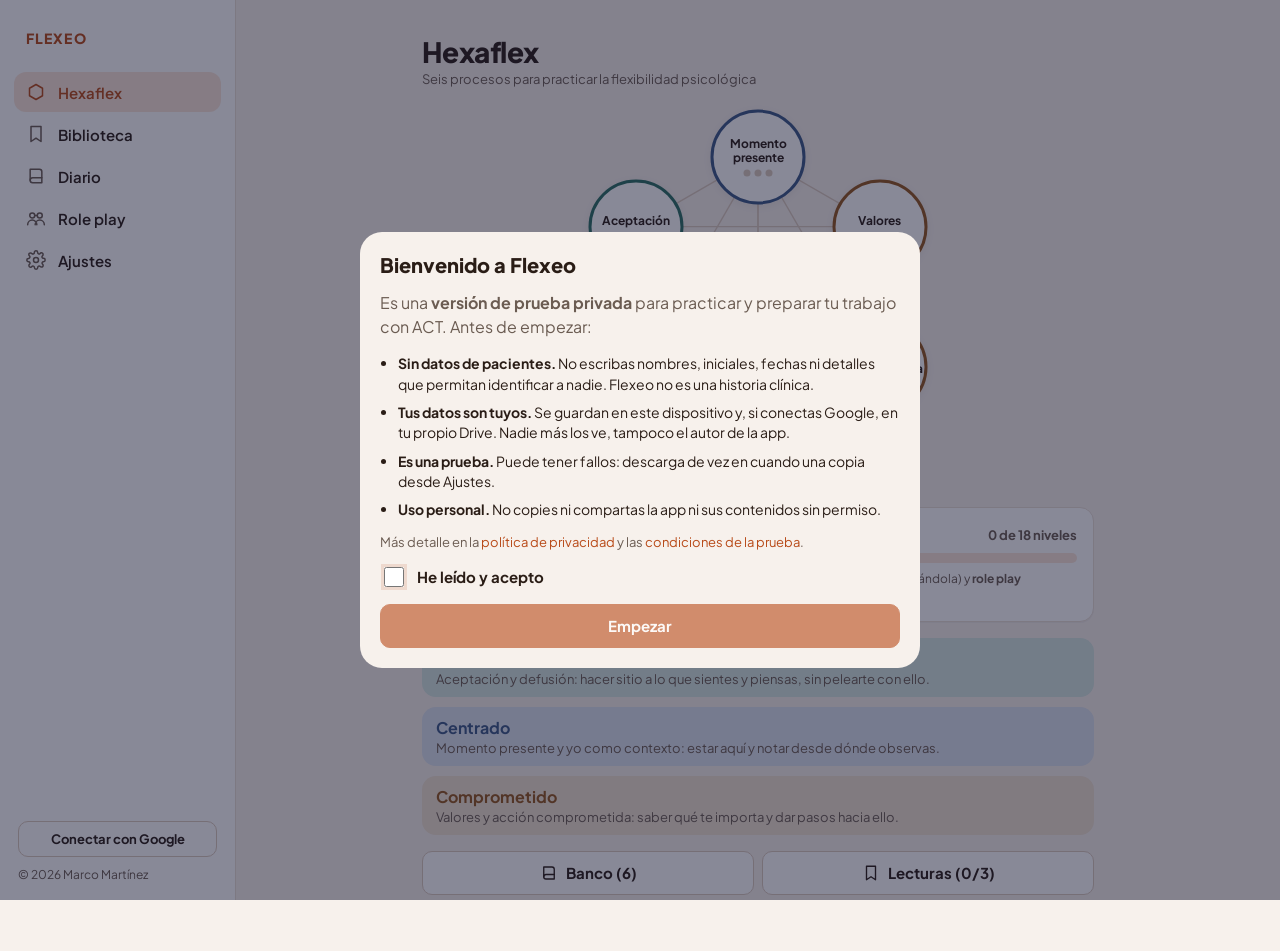
<file: index.html>
<!doctype html>
<html lang="es">
<head>
<meta charset="utf-8">
<!-- Política de seguridad: solo se ejecuta código de la propia app y del inicio de sesión de Google,
     y la app solo puede hablar con Google. Ver SEGURIDAD.md -->
<meta http-equiv="Content-Security-Policy" content="default-src 'self'; script-src 'self' https://accounts.google.com/gsi/client; style-src 'self' 'unsafe-inline' https://accounts.google.com/gsi/style; font-src 'self' data:; img-src 'self' data: blob:; media-src 'self' blob:; connect-src 'self' https://www.googleapis.com https://oauth2.googleapis.com https://accounts.google.com/gsi/; frame-src https://accounts.google.com/gsi/; worker-src 'self'; object-src 'none'; base-uri 'none'; form-action 'none'">
<meta name="referrer" content="no-referrer">
<meta name="author" content="Marco Martínez">
<meta name="copyright" content="© 2026 Marco Martínez. Todos los derechos reservados.">
<meta name="viewport" content="width=device-width, initial-scale=1, viewport-fit=cover">
<title>Flexeo</title>
<meta name="description" content="Flexeo: Hexaflex de ACT, biblioteca de apuntes, diario y preparación de role plays.">
<meta name="theme-color" content="#B84A18">
<meta name="apple-mobile-web-app-capable" content="yes">
<meta name="apple-mobile-web-app-title" content="Flexeo">
<meta name="apple-mobile-web-app-status-bar-style" content="default">
<link rel="manifest" href="manifest.webmanifest">
<link rel="icon" href="icons/icon.svg" type="image/svg+xml">
<link rel="apple-touch-icon" href="icons/apple-touch-icon.png">
<link rel="stylesheet" href="styles.css">
</head>
<body>
<main id="app" aria-live="polite"></main>
<dialog id="modal" aria-label="Ventana"></dialog>
<div id="toast" class="toast" role="status"></div>
<script type="module" src="js/app.js"></script>
</body>
</html>
</file>
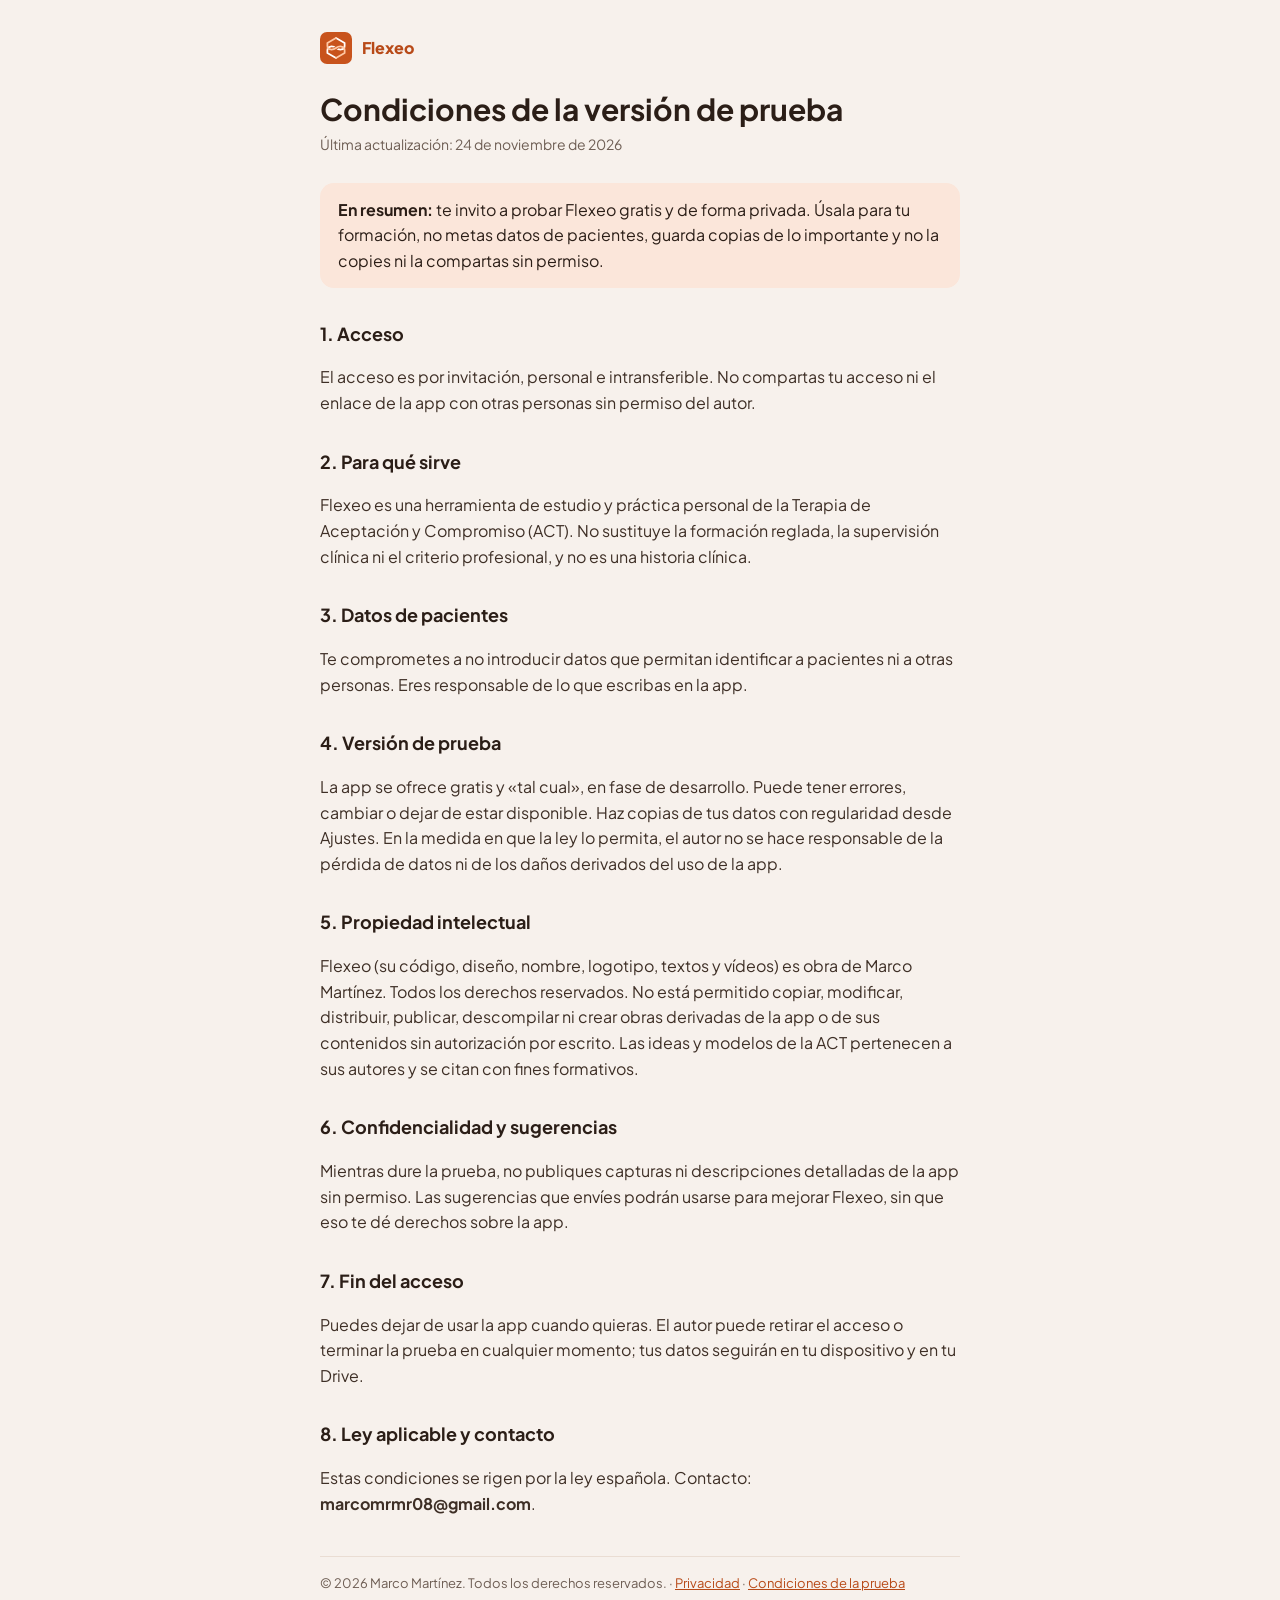
<file: condiciones.html>
<!doctype html>
<html lang="es">
<head>
<meta charset="utf-8">
<meta http-equiv="Content-Security-Policy" content="default-src 'none'; style-src 'unsafe-inline'; img-src 'self'; font-src 'self'">
<meta name="viewport" content="width=device-width, initial-scale=1, viewport-fit=cover">
<meta name="referrer" content="no-referrer">
<title>Condiciones de la versión de prueba · Flexeo</title>
<link rel="icon" href="icons/icon.svg" type="image/svg+xml">
<style>
@font-face { font-family: 'Jakarta'; src: url(vendor/fuentes/plus-jakarta-sans.woff) format('woff'); font-weight: 200 800; }
:root { --naranja: #B84A18; --tinta: #2B1E17; --gris: #6E5E54; --fondo: #F7F1EC; --linea: #EADDD3; }
* { box-sizing: border-box; }
body { margin: 0; background: var(--fondo); color: var(--tinta); font: 16px/1.6 'Jakarta', system-ui, sans-serif; }
main { max-width: 680px; margin: 0 auto; padding: 32px max(20px, env(safe-area-inset-left)) 64px; }
.marca { display: flex; align-items: center; gap: 10px; font-weight: 800; color: var(--naranja); text-decoration: none; margin-bottom: 28px; }
.marca img { width: 32px; height: 32px; }
h1 { font-size: 30px; line-height: 1.15; margin: 0 0 6px; }
.fecha { color: var(--gris); font-size: 14px; margin: 0 0 28px; }
h2 { font-size: 18px; margin: 32px 0 8px; }
p, li { color: #3E2F26; }
ul { padding-left: 20px; }
li { margin: 4px 0; }
.caja { background: #FBE6DA; border-radius: 14px; padding: 14px 18px; margin: 20px 0; }
.caja p { margin: 0; color: var(--tinta); }
a { color: var(--naranja); }
footer { margin-top: 40px; padding-top: 16px; border-top: 1px solid var(--linea); font-size: 13px; color: var(--gris); }
</style>
</head>
<body>
<main>
<a class="marca" href="./"><img src="icons/icon.svg" alt="">Flexeo</a>
<h1>Condiciones de la versión de prueba</h1>
<p class="fecha">Última actualización: 24 de noviembre de 2026</p>

<div class="caja"><p><b>En resumen:</b> te invito a probar Flexeo gratis y de forma privada. Úsala para tu formación, no metas datos de pacientes, guarda copias de lo importante y no la copies ni la compartas sin permiso.</p></div>

<h2>1. Acceso</h2>
<p>El acceso es por invitación, personal e intransferible. No compartas tu acceso ni el enlace de la app con otras personas sin permiso del autor.</p>

<h2>2. Para qué sirve</h2>
<p>Flexeo es una herramienta de estudio y práctica personal de la Terapia de Aceptación y Compromiso (ACT). No sustituye la formación reglada, la supervisión clínica ni el criterio profesional, y no es una historia clínica.</p>

<h2>3. Datos de pacientes</h2>
<p>Te comprometes a no introducir datos que permitan identificar a pacientes ni a otras personas. Eres responsable de lo que escribas en la app.</p>

<h2>4. Versión de prueba</h2>
<p>La app se ofrece gratis y «tal cual», en fase de desarrollo. Puede tener errores, cambiar o dejar de estar disponible. Haz copias de tus datos con regularidad desde Ajustes. En la medida en que la ley lo permita, el autor no se hace responsable de la pérdida de datos ni de los daños derivados del uso de la app.</p>

<h2>5. Propiedad intelectual</h2>
<p>Flexeo (su código, diseño, nombre, logotipo, textos y vídeos) es obra de Marco Martínez. Todos los derechos reservados. No está permitido copiar, modificar, distribuir, publicar, descompilar ni crear obras derivadas de la app o de sus contenidos sin autorización por escrito. Las ideas y modelos de la ACT pertenecen a sus autores y se citan con fines formativos.</p>

<h2>6. Confidencialidad y sugerencias</h2>
<p>Mientras dure la prueba, no publiques capturas ni descripciones detalladas de la app sin permiso. Las sugerencias que envíes podrán usarse para mejorar Flexeo, sin que eso te dé derechos sobre la app.</p>

<h2>7. Fin del acceso</h2>
<p>Puedes dejar de usar la app cuando quieras. El autor puede retirar el acceso o terminar la prueba en cualquier momento; tus datos seguirán en tu dispositivo y en tu Drive.</p>

<h2>8. Ley aplicable y contacto</h2>
<p>Estas condiciones se rigen por la ley española. Contacto: <b>marcomrmr08@gmail.com</b>.</p>
<footer>© 2026 Marco Martínez. Todos los derechos reservados. · <a href="privacidad.html">Privacidad</a> · <a href="condiciones.html">Condiciones de la prueba</a></footer>
</main>
</body>
</html>
</file>
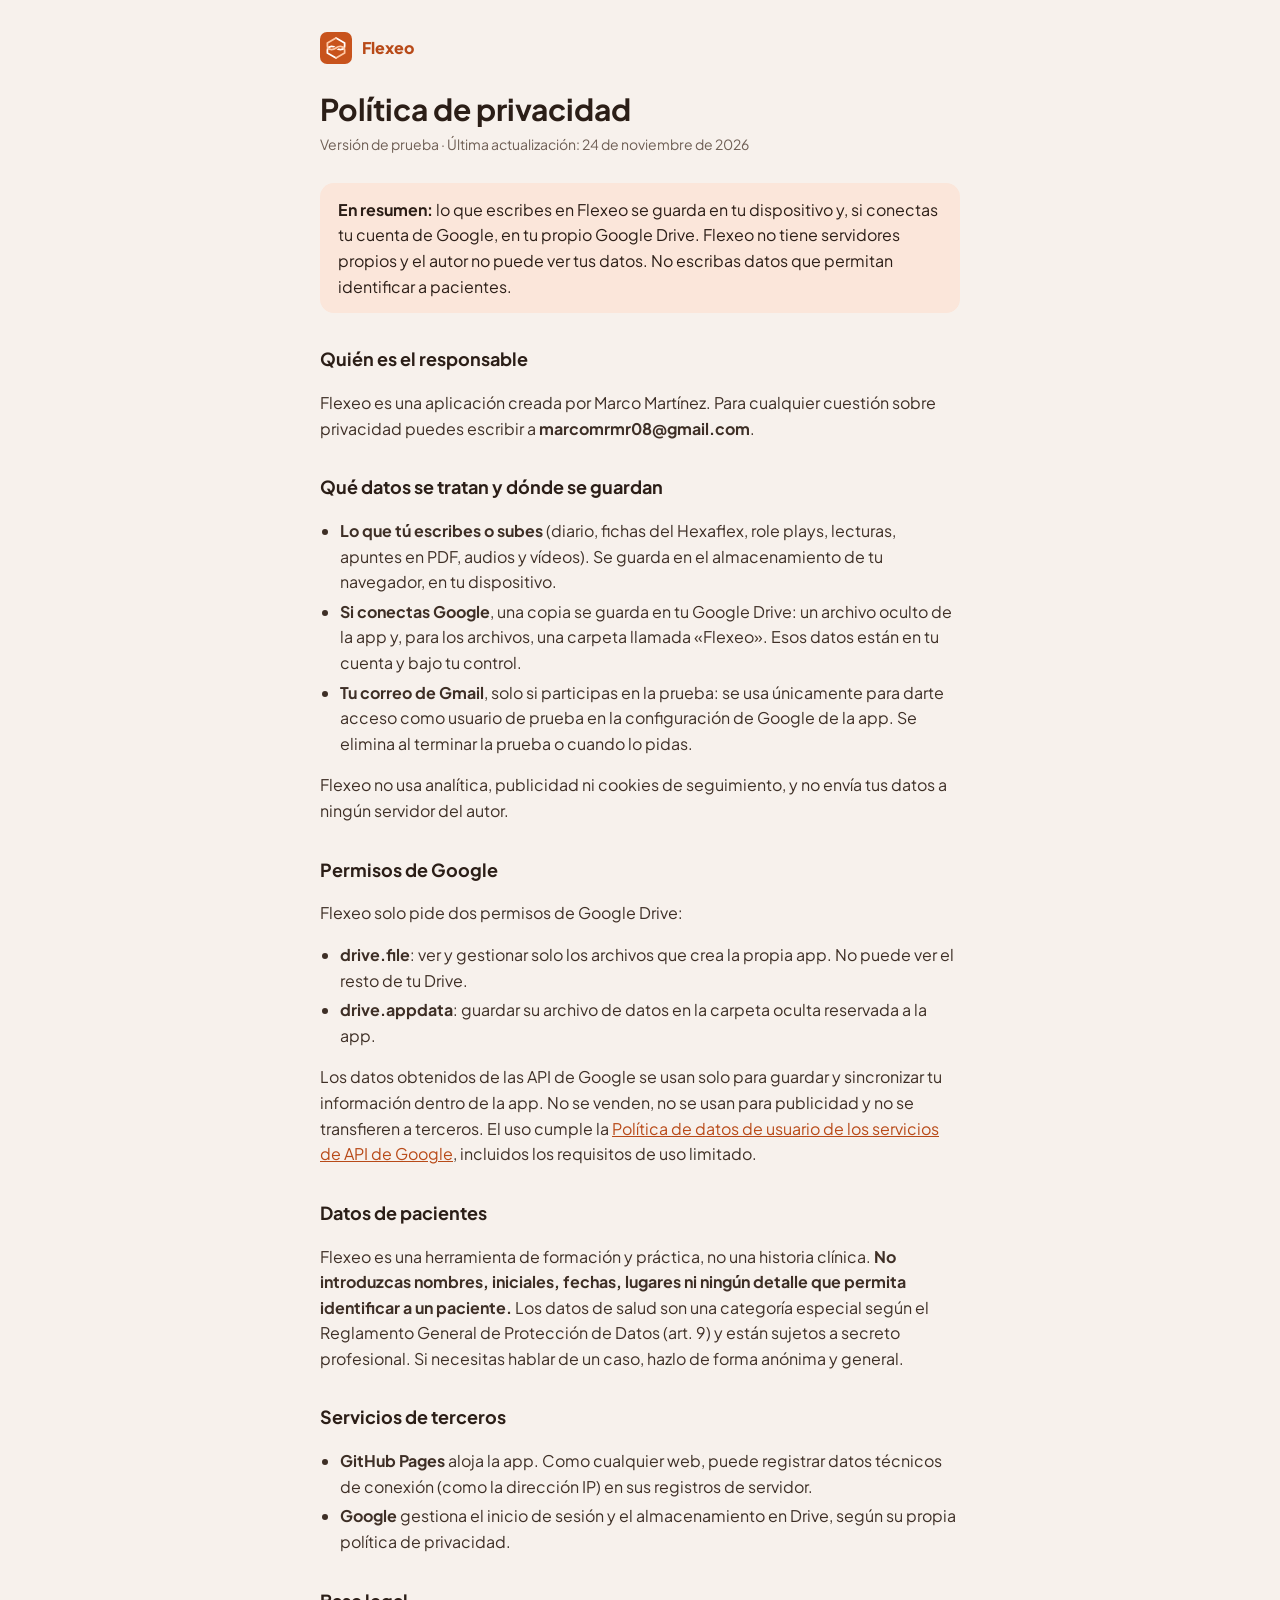
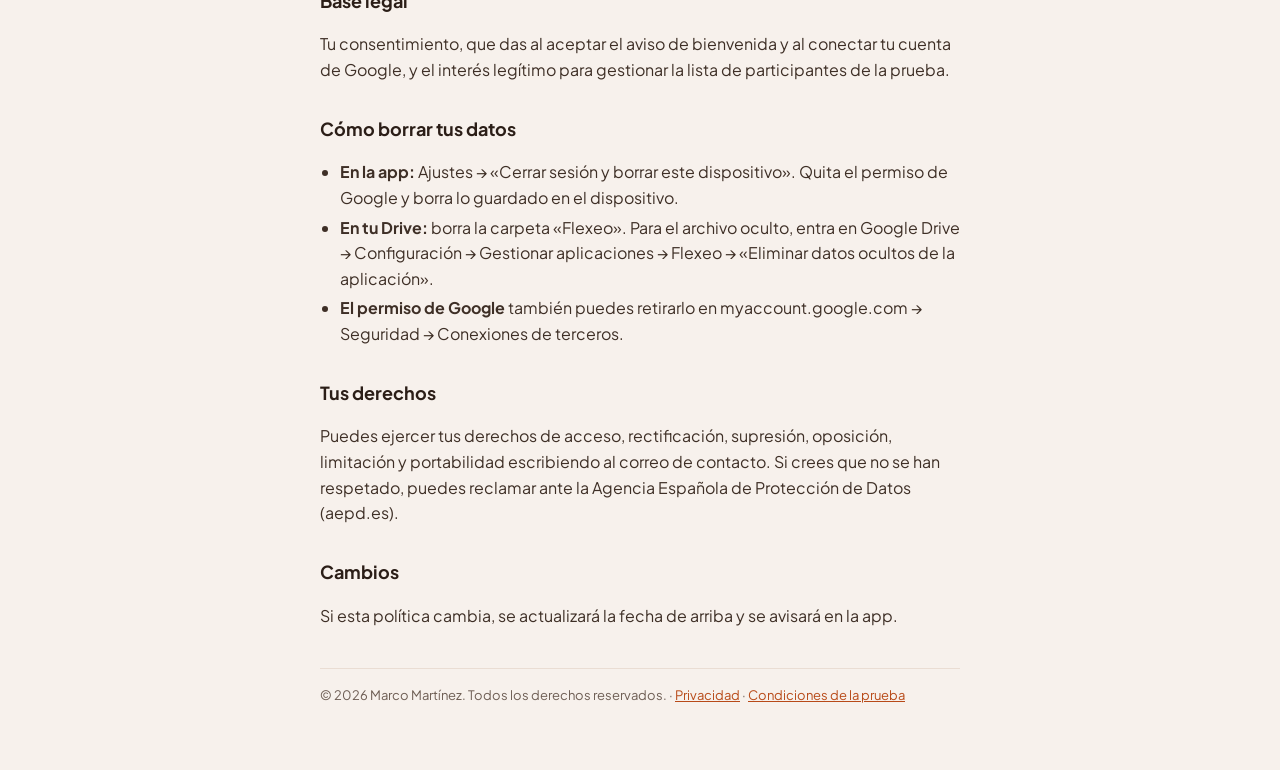
<file: privacidad.html>
<!doctype html>
<html lang="es">
<head>
<meta charset="utf-8">
<meta http-equiv="Content-Security-Policy" content="default-src 'none'; style-src 'unsafe-inline'; img-src 'self'; font-src 'self'">
<meta name="viewport" content="width=device-width, initial-scale=1, viewport-fit=cover">
<meta name="referrer" content="no-referrer">
<title>Política de privacidad · Flexeo</title>
<link rel="icon" href="icons/icon.svg" type="image/svg+xml">
<style>
@font-face { font-family: 'Jakarta'; src: url(vendor/fuentes/plus-jakarta-sans.woff) format('woff'); font-weight: 200 800; }
:root { --naranja: #B84A18; --tinta: #2B1E17; --gris: #6E5E54; --fondo: #F7F1EC; --linea: #EADDD3; }
* { box-sizing: border-box; }
body { margin: 0; background: var(--fondo); color: var(--tinta); font: 16px/1.6 'Jakarta', system-ui, sans-serif; }
main { max-width: 680px; margin: 0 auto; padding: 32px max(20px, env(safe-area-inset-left)) 64px; }
.marca { display: flex; align-items: center; gap: 10px; font-weight: 800; color: var(--naranja); text-decoration: none; margin-bottom: 28px; }
.marca img { width: 32px; height: 32px; }
h1 { font-size: 30px; line-height: 1.15; margin: 0 0 6px; }
.fecha { color: var(--gris); font-size: 14px; margin: 0 0 28px; }
h2 { font-size: 18px; margin: 32px 0 8px; }
p, li { color: #3E2F26; }
ul { padding-left: 20px; }
li { margin: 4px 0; }
.caja { background: #FBE6DA; border-radius: 14px; padding: 14px 18px; margin: 20px 0; }
.caja p { margin: 0; color: var(--tinta); }
a { color: var(--naranja); }
footer { margin-top: 40px; padding-top: 16px; border-top: 1px solid var(--linea); font-size: 13px; color: var(--gris); }
</style>
</head>
<body>
<main>
<a class="marca" href="./"><img src="icons/icon.svg" alt="">Flexeo</a>
<h1>Política de privacidad</h1>
<p class="fecha">Versión de prueba · Última actualización: 24 de noviembre de 2026</p>

<div class="caja"><p><b>En resumen:</b> lo que escribes en Flexeo se guarda en tu dispositivo y, si conectas tu cuenta de Google, en tu propio Google Drive. Flexeo no tiene servidores propios y el autor no puede ver tus datos. No escribas datos que permitan identificar a pacientes.</p></div>

<h2>Quién es el responsable</h2>
<p>Flexeo es una aplicación creada por Marco Martínez. Para cualquier cuestión sobre privacidad puedes escribir a <b>marcomrmr08@gmail.com</b>.</p>

<h2>Qué datos se tratan y dónde se guardan</h2>
<ul>
<li><b>Lo que tú escribes o subes</b> (diario, fichas del Hexaflex, role plays, lecturas, apuntes en PDF, audios y vídeos). Se guarda en el almacenamiento de tu navegador, en tu dispositivo.</li>
<li><b>Si conectas Google</b>, una copia se guarda en tu Google Drive: un archivo oculto de la app y, para los archivos, una carpeta llamada «Flexeo». Esos datos están en tu cuenta y bajo tu control.</li>
<li><b>Tu correo de Gmail</b>, solo si participas en la prueba: se usa únicamente para darte acceso como usuario de prueba en la configuración de Google de la app. Se elimina al terminar la prueba o cuando lo pidas.</li>
</ul>
<p>Flexeo no usa analítica, publicidad ni cookies de seguimiento, y no envía tus datos a ningún servidor del autor.</p>

<h2>Permisos de Google</h2>
<p>Flexeo solo pide dos permisos de Google Drive:</p>
<ul>
<li><b>drive.file</b>: ver y gestionar solo los archivos que crea la propia app. No puede ver el resto de tu Drive.</li>
<li><b>drive.appdata</b>: guardar su archivo de datos en la carpeta oculta reservada a la app.</li>
</ul>
<p>Los datos obtenidos de las API de Google se usan solo para guardar y sincronizar tu información dentro de la app. No se venden, no se usan para publicidad y no se transfieren a terceros. El uso cumple la <a href="https://developers.google.com/terms/api-services-user-data-policy" rel="noopener">Política de datos de usuario de los servicios de API de Google</a>, incluidos los requisitos de uso limitado.</p>

<h2>Datos de pacientes</h2>
<p>Flexeo es una herramienta de formación y práctica, no una historia clínica. <b>No introduzcas nombres, iniciales, fechas, lugares ni ningún detalle que permita identificar a un paciente.</b> Los datos de salud son una categoría especial según el Reglamento General de Protección de Datos (art. 9) y están sujetos a secreto profesional. Si necesitas hablar de un caso, hazlo de forma anónima y general.</p>

<h2>Servicios de terceros</h2>
<ul>
<li><b>GitHub Pages</b> aloja la app. Como cualquier web, puede registrar datos técnicos de conexión (como la dirección IP) en sus registros de servidor.</li>
<li><b>Google</b> gestiona el inicio de sesión y el almacenamiento en Drive, según su propia política de privacidad.</li>
</ul>

<h2>Base legal</h2>
<p>Tu consentimiento, que das al aceptar el aviso de bienvenida y al conectar tu cuenta de Google, y el interés legítimo para gestionar la lista de participantes de la prueba.</p>

<h2>Cómo borrar tus datos</h2>
<ul>
<li><b>En la app:</b> Ajustes → «Cerrar sesión y borrar este dispositivo». Quita el permiso de Google y borra lo guardado en el dispositivo.</li>
<li><b>En tu Drive:</b> borra la carpeta «Flexeo». Para el archivo oculto, entra en Google Drive → Configuración → Gestionar aplicaciones → Flexeo → «Eliminar datos ocultos de la aplicación».</li>
<li><b>El permiso de Google</b> también puedes retirarlo en myaccount.google.com → Seguridad → Conexiones de terceros.</li>
</ul>

<h2>Tus derechos</h2>
<p>Puedes ejercer tus derechos de acceso, rectificación, supresión, oposición, limitación y portabilidad escribiendo al correo de contacto. Si crees que no se han respetado, puedes reclamar ante la Agencia Española de Protección de Datos (aepd.es).</p>

<h2>Cambios</h2>
<p>Si esta política cambia, se actualizará la fecha de arriba y se avisará en la app.</p>
<footer>© 2026 Marco Martínez. Todos los derechos reservados. · <a href="privacidad.html">Privacidad</a> · <a href="condiciones.html">Condiciones de la prueba</a></footer>
</main>
</body>
</html>
</file>
<file: styles.css>
@font-face { font-family: 'Plus Jakarta Sans'; src: url('vendor/fuentes/plus-jakarta-sans.woff') format('woff');
  font-weight: 200 800; font-style: normal; font-display: swap; }
:root {
  --fondo: #F7F1EC; --superficie: #FFFFFF; --tinta: #2A1D16; --suave: #6B5C52; --tenue: #8C7C71;
  --linea: #EADFD6; --linea2: #DCCBBE; --separador: #F0E7E0;
  --verde: #B84A18; --verde-osc: #8C3510; --verde-cl: #FBE6DA;
  --exito: #2E6A5B; --exito-osc: #1F4C41; --exito-cl: #E3EFEA;
  --azul: #2B5784; --azul-cl: #E4ECF5; --morado: #634585; --morado-cl: #EEE8F4;
  --ambar: #8A5310; --ambar-cl: #F8ECDB; --gris: #4A3F38; --gris-cl: #F4EEE9;
  --error: #A3321F; --radio: 12px;
  color-scheme: light;
}
* { box-sizing: border-box; }
html, body { margin: 0; background: var(--fondo); color: var(--tinta); font-family: 'Plus Jakarta Sans', system-ui, -apple-system, sans-serif; -webkit-text-size-adjust: 100%; }
body { min-height: 100vh; }
a { color: var(--verde); text-decoration: none; }
button, input, select, textarea { font: inherit; color: inherit; }
h1, h2, h3, p { margin: 0; }
.oculto { position: absolute !important; left: -9999px; }

.pantalla { max-width: 600px; margin: 0 auto; padding: 24px 20px 130px; display: flex; flex-direction: column; gap: 16px; }
.pantalla.sin-nav { padding-bottom: 40px; }
.cabecera { display: flex; justify-content: space-between; align-items: center; gap: 12px; min-height: 44px; }
.cabecera-izq { display: flex; align-items: center; gap: 4px; min-width: 0; }
.volver { width: 44px; height: 44px; display: flex; align-items: center; color: var(--tinta); flex-shrink: 0; }
.titulo { font-size: 28px; font-weight: 800; letter-spacing: -0.02em; line-height: 1.15; }
.titulo-m { font-size: 22px; font-weight: 800; }
.marca { font-size: 13px; font-weight: 800; letter-spacing: 0.08em; text-transform: uppercase; color: var(--verde); }
.suave { color: var(--suave); }
.pequeno { font-size: 13px; }
.mini { font-size: 12px; }
.seccion { display: flex; flex-direction: column; gap: 10px; }
.seccion-titulo { font-size: 17px; font-weight: 700; }
.etiqueta-grupo { font-size: 15px; font-weight: 700; letter-spacing: -0.005em; color: var(--tinta); margin: 8px 0 -2px 2px; }
.fila-entre { display: flex; justify-content: space-between; align-items: center; gap: 10px; }

.tarjeta { background: var(--superficie); border: 1px solid var(--linea); border-radius: 14px; box-shadow: 0 1px 0 rgba(30, 40, 80, 0.04); padding: 16px; display: flex; flex-direction: column; gap: 12px; }
.tarjeta.destacada { border-color: var(--verde); }
.tarjeta.lista { padding: 0; gap: 0; overflow: hidden; }
.item { display: flex; gap: 12px; align-items: center; background: var(--superficie); border: 1px solid var(--linea); border-radius: var(--radio); padding: 14px; color: var(--tinta); min-height: 56px; width: 100%; text-align: left; cursor: pointer; }
.item:hover { border-color: var(--linea2); }
.item-texto { display: flex; flex-direction: column; gap: 3px; flex: 1; min-width: 0; }
.item-titulo { font-size: 15px; font-weight: 600; }
.item-sub { font-size: 13px; color: var(--suave); }
.fila { display: flex; justify-content: space-between; align-items: center; gap: 10px; min-height: 52px; padding: 10px 14px; border-top: 1px solid var(--separador); color: var(--tinta); background: none; border-left: 0; border-right: 0; border-bottom: 0; width: 100%; text-align: left; }
.fila:first-child { border-top: 0; }
.icono-caja { width: 40px; height: 40px; border-radius: 11px; display: flex; align-items: center; justify-content: center; flex-shrink: 0; }

.c-verde { color: var(--exito); } .bg-verde { background: var(--exito-cl); color: var(--exito); }
.c-azul { color: var(--azul); } .bg-azul { background: var(--azul-cl); color: var(--azul); }
.c-morado { color: var(--morado); } .bg-morado { background: var(--morado-cl); color: var(--morado); }
.c-ambar { color: var(--ambar); } .bg-ambar { background: var(--ambar-cl); color: var(--ambar); }
.bg-primario { background: var(--verde-cl); color: var(--verde); }
.c-gris { color: var(--gris); } .bg-gris { background: var(--gris-cl); color: var(--gris); }
.tipo { font-size: 12.5px; font-weight: 700; letter-spacing: 0; }
.dot { width: 10px; height: 10px; border-radius: 5px; flex-shrink: 0; }
.dot.verde { background: var(--exito); } .dot.azul { background: var(--azul); } .dot.morado { background: var(--morado); } .dot.ambar { background: var(--ambar); } .dot.gris { background: var(--tenue); }

.insignia { display: inline-flex; align-items: center; font-size: 12px; font-weight: 600; padding: 3px 8px; border-radius: 6px; background: var(--gris-cl); color: var(--gris); white-space: nowrap; }
.insignia.ok { background: var(--exito-cl); color: var(--exito-osc); }
.insignia.aviso { background: var(--ambar-cl); color: #7A4A0E; }
.insignias { display: flex; gap: 6px; flex-wrap: wrap; }

.btn { min-height: 44px; padding: 0 16px; border-radius: 10px; border: 1px solid var(--linea2); background: var(--superficie); color: var(--tinta); display: inline-flex; align-items: center; justify-content: center; gap: 8px; font-size: 15px; font-weight: 700; cursor: pointer; text-align: center; }
.btn:disabled { opacity: 0.6; cursor: default; }
.btn.primario { background: var(--verde); border-color: var(--verde); color: #fff; }
.btn.primario:hover { background: var(--verde-osc); }
.btn.grande { min-height: 54px; border-radius: 12px; font-size: 16px; width: 100%; }
.btn.linea { border-style: dashed; border-color: var(--verde); color: var(--verde); background: transparent; }
.btn.peligro { color: var(--error); border-color: #E7C9C2; }
.btn.texto { border: 0; background: none; color: var(--verde); padding: 0 4px; }
.btn.pequeno { font-size: 13px; min-height: 36px; }
.botones { display: grid; grid-template-columns: repeat(2, minmax(0, 1fr)); gap: 8px; }
.icono-btn { width: 44px; height: 44px; border-radius: 22px; background: var(--superficie); border: 1px solid var(--linea); display: flex; align-items: center; justify-content: center; color: var(--tinta); flex-shrink: 0; }

.campo { display: flex; flex-direction: column; gap: 6px; }
.campo > label, .campo > .etiqueta { font-size: 14px; font-weight: 600; }
.campo .ayuda { font-size: 12px; color: var(--suave); }
input[type=text], input[type=email], input[type=date], input[type=time], input[type=number], input[type=search], select, textarea {
  width: 100%; min-height: 48px; border-radius: 12px; border: 1px solid var(--linea2); background: var(--superficie); padding: 10px 14px; font-size: 16px; color: var(--tinta);
}
textarea { resize: vertical; line-height: 1.45; }
input:focus, select:focus, textarea:focus { outline: none; border-color: var(--verde); box-shadow: 0 0 0 3px rgba(184, 74, 24, 0.14); }
.btn:focus-visible, .item:focus-visible { outline: 2px solid var(--verde); outline-offset: 1px; }
/* Cajas de texto sin borde dentro de tarjetas: con aire y sin marco al escribir */
textarea[style*="border:0"] { padding: 10px 12px !important; border-radius: 12px; background: var(--fondo) !important; }
textarea[style*="border:0"]:focus { box-shadow: 0 0 0 2px rgba(184, 74, 24, 0.16); }
::placeholder { color: var(--tenue); }
.dos-col { display: grid; grid-template-columns: repeat(2, minmax(0, 1fr)); gap: 12px; }

.segmentado { display: grid; grid-auto-flow: column; grid-auto-columns: 1fr; gap: 4px; background: #EEE3DA; border-radius: 12px; padding: 4px; }
.segmentado input { position: absolute; opacity: 0; pointer-events: none; }
.segmentado label { min-height: 40px; border-radius: 11px; display: flex; align-items: center; justify-content: center; font-size: 15px; font-weight: 600; color: var(--suave); cursor: pointer; }
.segmentado input:checked + label { background: var(--superficie); color: var(--tinta); font-weight: 700; box-shadow: 0 1px 3px rgba(0,0,0,0.08); }
.segmentado input:focus-visible + label { outline: 2px solid var(--verde); }
.chips { display: flex; gap: 8px; flex-wrap: wrap; }
.chips input { position: absolute; opacity: 0; pointer-events: none; }
.chips label, .chip { min-height: 36px; padding: 0 14px; border-radius: 18px; border: 1px solid var(--linea2); background: var(--superficie); display: inline-flex; align-items: center; font-size: 14px; font-weight: 600; cursor: pointer; }
.chips input:checked + label, .chip.activo { border-color: var(--verde); background: var(--verde-cl); color: var(--verde-osc); }
.chip.oscuro { background: var(--tinta); color: #fff; border-color: var(--tinta); }

.aviso-caja { display: flex; gap: 10px; background: var(--superficie); border: 1px solid var(--linea); border-radius: 14px; padding: 12px 14px; font-size: 13px; line-height: 1.45; color: var(--gris); }
.aviso-caja svg { flex-shrink: 0; color: var(--verde); margin-top: 1px; }
.banda { background: var(--verde-osc); color: #fff; border-radius: 14px; padding: 16px; display: flex; flex-direction: column; gap: 10px; }
.banda p { color: #FCE3D4; font-size: 14px; line-height: 1.45; }
.banda .btn { background: #fff; color: var(--verde-osc); border-color: #fff; align-self: flex-start; }

.horas-num { font-size: 40px; font-weight: 800; letter-spacing: -0.03em; line-height: 1; }
.barra { height: 10px; border-radius: 5px; background: var(--verde-cl); overflow: hidden; }
.barra > div { height: 100%; background: var(--verde); border-radius: 5px; }
.rejilla { display: grid; grid-template-columns: repeat(2, minmax(0, 1fr)); gap: 10px; }
.rejilla.tres { grid-template-columns: repeat(3, minmax(0, 1fr)); }
.rejilla.tres .celda b { font-size: 17px; }
.faltan { display: flex; gap: 12px; align-items: center; background: var(--verde-cl); border-radius: 14px; padding: 12px 14px; }
.faltan-num { font-size: 32px; font-weight: 800; color: var(--verde-osc); letter-spacing: -0.02em; line-height: 1; min-width: 44px; text-align: center; }
.celda { display: flex; flex-direction: column; gap: 2px; padding: 10px 12px; background: var(--fondo); border-radius: 12px; }
.celda b { font-size: 20px; }
.conteos { display: grid; grid-template-columns: repeat(5, minmax(0, 1fr)); gap: 6px; }
.conteos .celda { align-items: center; padding: 8px 4px; text-align: center; }
.conteos .celda b { font-size: 18px; }
.conteos .celda span { font-size: 11px; color: var(--suave); line-height: 1.2; }

.pasos { display: grid; grid-template-columns: repeat(3, minmax(0, 1fr)); gap: 6px; }
.paso { display: flex; flex-direction: column; align-items: center; gap: 4px; font-size: 11px; font-weight: 600; color: var(--suave); text-align: center; }
.paso i { width: 26px; height: 26px; border-radius: 13px; border: 2px solid #C9CEC8; display: flex; align-items: center; justify-content: center; }
.paso.hecho { color: var(--exito-osc); } .paso.hecho i { background: var(--exito); border-color: var(--exito); color: #fff; }
.paso.pendiente { color: #7A4A0E; } .paso.pendiente i { border-color: #C7832E; }

.dias { display: grid; grid-template-columns: repeat(7, minmax(0, 1fr)); gap: 6px; }
.dias input { position: absolute; opacity: 0; pointer-events: none; }
.dias .dia-cab { text-align: center; font-size: 12px; font-weight: 700; color: var(--suave); }
.dias label { height: 44px; border-radius: 12px; border: 1px solid var(--linea2); background: var(--superficie); display: flex; align-items: center; justify-content: center; font-size: 15px; font-weight: 600; cursor: pointer; }
.dias input:checked + label { background: var(--verde); border-color: var(--verde); color: #fff; }
.dias input:focus-visible + label { outline: 2px solid var(--verde); outline-offset: 1px; }
.deslizable { position: relative; border-radius: var(--radio); overflow: hidden; background: var(--ambar-cl); }
.deslizable .item { position: relative; z-index: 1; touch-action: pan-y; user-select: none; -webkit-user-select: none; }
.fondo-archivar { position: absolute; inset: 0; display: flex; align-items: center; justify-content: flex-end; gap: 8px; padding-right: 20px; font-size: 14px; font-weight: 700; color: #7A4A0E; }
.deslizable.listo { background: #C7832E; }
.deslizable.listo .fondo-archivar { color: #fff; }
/* En ordenador (sin pantalla táctil) se muestra un botón en vez de deslizar */
.archivar-btn { display: none; }
@media (hover: hover) and (pointer: fine) {
  .deslizable { overflow: visible; background: none; }
  .fondo-archivar { display: none; }
  .archivar-btn { display: inline-flex; position: absolute; right: 10px; bottom: 8px; z-index: 2; opacity: 0; transition: opacity .15s; }
  .deslizable:hover .archivar-btn, .archivar-btn:focus-visible { opacity: 1; }
}
.toast-btn { background: none; border: 0; color: #FFC7A3; font-weight: 700; font-size: 14px; cursor: pointer; padding: 4px 0; white-space: nowrap; }
.pregunta { font-size: 24px; font-weight: 800; line-height: 1.2; letter-spacing: -0.01em; }
.feedback { background: var(--fondo); border-radius: 12px; padding: 12px; display: flex; flex-direction: column; gap: 4px; font-size: 14px; line-height: 1.45; white-space: pre-wrap; }

.nav { position: fixed; left: 0; right: 0; bottom: 0; background: var(--superficie); border-top: 1px solid var(--linea); padding: 8px 0 calc(8px + env(safe-area-inset-bottom)); z-index: 10; }
.nav-in { max-width: 600px; margin: 0 auto; display: flex; justify-content: space-around; }
.nav a { display: flex; flex-direction: column; align-items: center; gap: 4px; font-size: 11px; font-weight: 600; color: var(--suave); min-width: 60px; min-height: 44px; padding-top: 2px; }
.nav a.activo { color: var(--verde); }
.fab { position: fixed; right: max(20px, calc(50% - 280px)); bottom: calc(84px + env(safe-area-inset-bottom)); height: 56px; padding: 0 22px; border-radius: 28px; background: var(--verde); color: #fff; display: flex; align-items: center; gap: 8px; font-size: 16px; font-weight: 700; box-shadow: 0 6px 18px rgba(30,30,40,0.32); z-index: 11; }

.toast { position: fixed; left: 50%; bottom: calc(160px + env(safe-area-inset-bottom)); transform: translate(-50%, 20px); max-width: min(560px, calc(100% - 32px)); background: var(--tinta); color: #fff; border-radius: 14px; padding: 12px 16px; display: flex; gap: 14px; align-items: center; font-size: 14px; line-height: 1.4; opacity: 0; pointer-events: none; transition: opacity .2s, transform .2s; z-index: 30; }
.toast.visible { opacity: 1; transform: translate(-50%, 0); pointer-events: auto; }
.toast.error { background: var(--error); }
.toast a { color: #FFC7A3; font-weight: 700; white-space: nowrap; }

dialog#modal { border: 0; padding: 0; border-radius: 22px; width: min(560px, calc(100% - 24px)); max-height: calc(100% - 40px); background: var(--fondo); color: var(--tinta); }
dialog#modal::backdrop { background: rgba(18, 21, 48, 0.5); }
.modal-cuerpo { padding: 20px; display: flex; flex-direction: column; gap: 14px; }
.modal-cuerpo h2 { font-size: 20px; font-weight: 800; }

.spinner { width: 16px; height: 16px; border: 2px solid currentColor; border-right-color: transparent; border-radius: 50%; display: inline-block; animation: girar .8s linear infinite; }
@keyframes girar { to { transform: rotate(360deg); } }
.vacio { text-align: center; padding: 28px 16px; color: var(--suave); font-size: 14px; line-height: 1.5; }
.texto-largo { font-size: 15px; line-height: 1.5; white-space: pre-wrap; }

.logo-centro { height: 48px; width: auto; max-width: 180px; display: block; border-radius: 8px; margin-bottom: 4px; }

/* Agenda semanal */
.seg-btn { min-height: 40px; border: 0; border-radius: 11px; background: transparent; font-size: 15px; font-weight: 600; color: var(--suave); cursor: pointer; }
.seg-btn.activo { background: var(--superficie); color: var(--tinta); font-weight: 700; box-shadow: 0 1px 3px rgba(0,0,0,0.08); }
.tira { display: grid; grid-template-columns: repeat(7, minmax(0, 1fr)); gap: 4px; background: var(--superficie); border: 1px solid var(--linea); border-radius: 16px; padding: 8px 4px; }
.tira-dia { border: 0; background: none; font: inherit; cursor: pointer; display: flex; flex-direction: column; align-items: center; gap: 2px; padding: 6px 0; border-radius: 12px; color: var(--tinta); min-height: 44px; }
.tira-dia span { font-size: 11px; font-weight: 700; color: var(--suave); }
.tira-dia b { font-size: 17px; }
.tira-dia i { font-style: normal; font-size: 12px; line-height: 1; color: var(--verde); letter-spacing: 1px; }
.tira-dia.hoy { background: var(--verde); }
.tira-dia.hoy span, .tira-dia.hoy b, .tira-dia.hoy i { color: #fff; }
.dia-bloque { gap: 8px; scroll-margin-top: 12px; }
.dia-bloque.hoy .etiqueta-grupo { color: var(--verde); }
.agenda-item { min-height: 52px; padding: 10px 14px; }
.agenda-hora { font-size: 13px; font-weight: 700; color: var(--suave); min-width: 40px; font-variant-numeric: tabular-nums; }
.agenda-item.cancelada { opacity: 0.55; }
.agenda-item.cancelada .item-titulo { text-decoration: line-through; }
.dias label { position: relative; }
.dias label.es-hoy { border-color: var(--verde); border-width: 2px; }
.dias .punto { position: absolute; bottom: 5px; width: 5px; height: 5px; border-radius: 3px; background: var(--azul); }
.dias input:checked + label .punto { background: #fff; }

/* ---------- Hexaflex ---------- */
:root { --abierto: #2A6E63; --abierto-cl: #D5E7E1; --centrado: #3B5888; --centrado-cl: #DCE3EF; --comprometido: #94561E; --comprometido-cl: #F1E3D2; }
.hexa { position: relative; width: 100%; max-width: 380px; aspect-ratio: 1; margin: 4px auto; }
.hexa svg { position: absolute; inset: 0; width: 100%; height: 100%; }
.hexa svg line { stroke: var(--linea2); stroke-width: 0.35; }
.hexa-centro, .hexa-nodo { position: absolute; transform: translate(-50%, -50%); border-radius: 50%; display: flex; flex-direction: column; align-items: center; justify-content: center; text-align: center; transition: transform .15s ease, box-shadow .15s ease; }
.hexa-centro { left: 50%; top: 50%; width: 29%; aspect-ratio: 1; background: var(--verde); color: #fff; font-size: 13px; font-weight: 700; line-height: 1.2; padding: 8px; }
.hexa-nodo { width: 25%; aspect-ratio: 1; background: var(--superficie); border: 3px solid; color: var(--tinta); font-size: 12px; font-weight: 700; line-height: 1.15; padding: 6px; gap: 5px; box-shadow: 0 2px 8px rgba(30,30,40,0.06); }
.hexa-nodo:hover, .hexa-nodo:focus-visible, .hexa-centro:hover { transform: translate(-50%, -50%) scale(1.06); box-shadow: 0 6px 16px rgba(30,30,40,0.14); }
.hexa-nodo.pilar-abierto { border-color: var(--abierto); } .hexa-nodo.pilar-centrado { border-color: var(--centrado); } .hexa-nodo.pilar-comprometido { border-color: var(--comprometido); }
@media (max-width: 360px) { .hexa-nodo { font-size: 10.5px; } .hexa-centro { font-size: 11px; } }

.niveles { display: inline-flex; gap: 4px; }
.niveles i { width: 9px; height: 9px; border-radius: 5px; background: var(--linea2); }
.niveles i.on { background: var(--exito); }
.niveles.en-nodo i { width: 7px; height: 7px; }
.pilar-abierto .niveles i.on { background: var(--abierto); } .pilar-centrado .niveles i.on { background: var(--centrado); } .pilar-comprometido .niveles i.on { background: var(--comprometido); }

.insignia.pilar-abierto { background: var(--abierto-cl); color: var(--abierto); }
.insignia.pilar-centrado { background: var(--centrado-cl); color: var(--centrado); }
.insignia.pilar-comprometido { background: var(--comprometido-cl); color: var(--comprometido); }
.pilar-txt-abierto { color: var(--abierto); } .pilar-txt-centrado { color: var(--centrado); } .pilar-txt-comprometido { color: var(--comprometido); }
.pilar-fila { display: flex; flex-direction: column; gap: 2px; padding: 10px 14px; border-radius: 14px; }
.pilar-fila.pilar-abierto { background: var(--abierto-cl); } .pilar-fila.pilar-abierto b { color: var(--abierto); }
.pilar-fila.pilar-centrado { background: var(--centrado-cl); } .pilar-fila.pilar-centrado b { color: var(--centrado); }
.pilar-fila.pilar-comprometido { background: var(--comprometido-cl); } .pilar-fila.pilar-comprometido b { color: var(--comprometido); }
.pilar-borde.pilar-abierto { border-top: 4px solid var(--abierto); } .pilar-borde.pilar-centrado { border-top: 4px solid var(--centrado); } .pilar-borde.pilar-comprometido { border-top: 4px solid var(--comprometido); }

.senal { background: var(--superficie); border: 1px solid var(--linea); border-radius: 14px; padding: 12px 14px; display: flex; flex-direction: column; gap: 3px; }
.senal-frase { font-size: 15px; font-weight: 600; }
.nivel-num { width: 26px; height: 26px; border-radius: 13px; border: 2px solid var(--linea2); display: inline-flex; align-items: center; justify-content: center; font-size: 13px; font-weight: 800; color: var(--suave); }
.nivel.hecho .nivel-num { background: var(--exito); border-color: var(--exito); color: #fff; }
.medio { display: flex; gap: 8px; align-items: center; background: var(--fondo); border-radius: 12px; padding: 6px 10px; min-height: 48px; }

/* ===================== Formato de escritorio (desde 960 px) ===================== */
.lateral { display: none; }
.corto { display: none; }
.cols, .cols > .col, .semana-dias, .ajustes-cols, div.bloque { display: contents; }
@media (min-width: 960px) {
  #app.es-escritorio { --lat: 236px; }
  .es-escritorio .nav, .es-escritorio .fab, .es-escritorio .solo-movil { display: none !important; }
  .lateral { display: flex; flex-direction: column; gap: 18px; position: fixed; top: 0; left: 0; bottom: 0; width: var(--lat); padding: 22px 14px 18px; background: var(--superficie); border-right: 1px solid var(--linea); overflow-y: auto; z-index: 5; }
  .lat-marca { font-size: 14px; font-weight: 800; letter-spacing: 0.08em; text-transform: uppercase; color: var(--verde); padding: 6px 12px; min-height: 32px; display: flex; align-items: center; }
  .lat-marca img { max-height: 40px; max-width: 100%; }
  .lat-nueva { justify-content: center; }
  .lat-grupo { display: flex; flex-direction: column; gap: 2px; }
  .lat-grupo + .lat-grupo { border-top: 1px solid var(--linea); padding-top: 14px; }
  .lat-enlace { display: flex; align-items: center; gap: 12px; padding: 10px 12px; border-radius: 12px; font-size: 15px; font-weight: 600; color: var(--tinta); }
  .lat-enlace svg { color: var(--suave); flex-shrink: 0; }
  .lat-enlace:hover { background: var(--fondo); }
  .lat-enlace.activo { background: var(--verde-cl); color: var(--verde); }
  .lat-enlace.activo svg { color: var(--verde); }
  .lat-pie { margin-top: auto; padding: 0 4px; }
  .lat-estado { display: flex; align-items: center; gap: 8px; font-size: 13px; color: var(--suave); line-height: 1.35; }
  .lat-estado.ok i { width: 8px; height: 8px; border-radius: 50%; background: var(--exito); flex-shrink: 0; }
  .principal { margin-left: var(--lat); min-height: 100vh; }

  .es-escritorio .pantalla { max-width: 760px; padding: 36px 44px 56px; }
  .es-escritorio .pantalla.ancha { max-width: 1180px; }
  .es-escritorio .cabecera[data-raiz] .volver { display: none; }
  .es-escritorio .cabecera[data-raiz] .titulo-m { font-size: 28px; letter-spacing: -0.02em; }
  .es-escritorio .toast { bottom: 32px; left: calc(50% + var(--lat) / 2); }

  /* Dos columnas */
  .cols { display: grid; grid-template-columns: minmax(0, 1.45fr) minmax(0, 1fr); gap: 24px; align-items: start; }
  .cols.iguales { grid-template-columns: repeat(2, minmax(0, 1fr)); }
  .cols > .col { display: flex; flex-direction: column; gap: 16px; }
  .ajustes-cols { display: block; columns: 2; column-gap: 24px; }
  .ajustes-cols > .bloque { display: flex; flex-direction: column; gap: 10px; break-inside: avoid; margin-bottom: 22px; }

  /* Agenda: la semana en siete columnas */
  .ancha .tira { display: none; }
  .semana-dias { display: grid; grid-template-columns: repeat(7, minmax(0, 1fr)); gap: 8px; }
  .semana-dias .dia-bloque { background: rgba(184, 74, 24, 0.035); border: 1px solid var(--linea); border-radius: 14px; padding: 10px 7px; min-height: 300px; gap: 6px; }
  .semana-dias .dia-bloque.hoy { border-color: var(--verde); box-shadow: inset 0 0 0 1px var(--verde); }
  .semana-dias .largo { display: none; }
  .semana-dias .corto { display: inline; }
  .semana-dias .etiqueta-grupo { margin: 0 3px 4px; }
  .semana-dias .etiqueta-grupo b { color: var(--tinta); font-size: 17px; letter-spacing: 0; }
  .semana-dias .dia-bloque.hoy .etiqueta-grupo b { color: var(--verde); }
  .semana-dias .agenda-item { flex-wrap: wrap; align-items: center; gap: 4px 6px; padding: 8px; min-height: 0; border-radius: 10px; }
  .semana-dias .agenda-item .item-texto { flex-basis: 100%; }
  .semana-dias .agenda-hora { width: auto; min-width: 0; font-size: 13px; }
  .semana-dias .item-titulo { font-size: 13px; line-height: 1.3; }
  .semana-dias .item-sub { font-size: 12px; }
  .semana-dias .insignia { font-size: 11px; }

  /* Lista a la izquierda y detalle a la derecha (Diario, Hexaflex) */
  .maestro-detalle { display: grid; grid-template-columns: minmax(330px, 36%) minmax(0, 1fr); min-height: 100vh; }
  .maestro { position: sticky; top: 0; height: 100vh; overflow-y: auto; border-right: 1px solid var(--linea); }
  .es-escritorio .maestro .pantalla { max-width: none; padding: 30px 24px 40px; }
  .es-escritorio .detalle .pantalla { padding-top: 30px; }
  .detalle .cabecera[data-raiz] { display: none; }
  .maestro .item.seleccionada { border-color: var(--verde); box-shadow: inset 0 0 0 1px var(--verde); }
  .maestro .hexa-nodo.seleccionada { box-shadow: 0 0 0 4px var(--verde-cl), 0 6px 16px rgba(30,30,40,0.14); }
  .maestro .hexa-centro.seleccionada { box-shadow: 0 0 0 4px var(--verde-cl); }
  .detalle-vacio { justify-content: center; min-height: 70vh; }
  .es-escritorio .campo:has(> #mes) { max-width: 340px; }
}
@media (min-width: 960px) and (max-width: 1150px) {
  #app.es-escritorio { --lat: 204px; }
  .es-escritorio .pantalla { padding-left: 28px; padding-right: 28px; }
  .semana-dias { gap: 5px; }
}
.lista-ses { display: flex; flex-direction: column; }
.fila-ses { display: grid; grid-template-columns: 42px 88px minmax(0, 1fr); gap: 2px 10px; padding: 8px 2px; border-top: 1px solid var(--linea); font-size: 14px; }
.fila-ses:first-child { border-top: 0; }
.fila-ses > .suave { grid-column: 2 / -1; font-size: 13px; }
.fila-ses.planificada { opacity: .6; }

/* Apuntes y Guía clínica */
.apunte-doc { display: flex; align-items: center; gap: 12px; color: var(--verde); }
.apunte-doc .item-texto a { color: var(--tinta); text-decoration: none; word-break: break-word; }
.pasos-ia { margin: 0; padding-left: 20px; display: flex; flex-direction: column; gap: 14px; line-height: 1.45; }
.pasos-ia li { display: list-item; }
.pasos-ia li::marker { font-weight: 700; color: var(--verde); }
.pasos-ia .btn { display: flex; width: fit-content; margin-top: 8px; }
.pasos-ia textarea { margin-top: 8px; width: 100%; }
.guia-entrada { display: flex; flex-direction: column; gap: 10px; }
.guia-entrada .insignia { text-decoration: none; }
.md { background: var(--superficie); border: 1px solid var(--linea); border-radius: 16px; padding: 6px 20px 18px; line-height: 1.6; font-size: 15.5px; }
.md h2 { font-size: 16px; font-weight: 800; letter-spacing: -0.005em; color: var(--verde); margin: 22px 0 6px; }
.md h3, .md h4 { font-size: 15.5px; font-weight: 700; margin: 16px 0 4px; }
.md p { margin: 6px 0; }
.md ul, .md ol { margin: 6px 0; padding-left: 22px; }
.md li { margin: 3px 0; }

/* Indicador de guardado en Drive */
.estado-sync { display: flex; align-items: center; justify-content: center; gap: 8px; width: 100%; padding: 7px 16px; border: 0; font: inherit; font-size: 13px; font-weight: 600; background: var(--superficie); color: var(--suave); border-bottom: 1px solid var(--linea); position: sticky; top: 0; z-index: 4; }
button.estado-sync { cursor: pointer; }
.estado-sync i { width: 8px; height: 8px; border-radius: 50%; background: currentColor; flex-shrink: 0; }
.estado-sync.ok i { background: var(--exito); }
.estado-sync.guardando i { background: var(--verde); animation: latido 1s ease-in-out infinite; }
.estado-sync.aviso { background: var(--ambar-cl); color: #7A4B12; border-bottom-color: transparent; }
.estado-sync.aviso i { background: #C27A1A; }
.estado-sync.neutro { background: var(--verde-cl); color: var(--verde); border-bottom-color: transparent; }
@keyframes latido { 50% { opacity: .3; } }
@media (min-width: 960px) {
  .lateral .estado-sync { position: static; border-radius: 12px; border: 1px solid var(--linea); justify-content: flex-start; text-align: left; padding: 10px 12px; line-height: 1.35; }
  .lateral .estado-sync.aviso, .lateral .estado-sync.neutro { border-color: transparent; }
}
.visor-pdf { width: 100%; max-height: 70vh; min-height: 220px; overflow-y: auto; border: 1px solid var(--linea); border-radius: 16px; background: var(--superficie); cursor: zoom-in; display: flex; flex-direction: column; gap: 8px; padding: 8px; }
.visor-pdf .pagina-pdf, .pdf-lienzo .pagina-pdf { display: block; background: #fff; box-shadow: 0 1px 4px rgba(30, 30, 40, 0.12); border-radius: 4px; }
.visor-msg { margin: auto; text-align: center; padding: 24px; display: flex; gap: 8px; align-items: center; justify-content: center; }
.pdf-completo { position: fixed; inset: 0; z-index: 100; background: #2B2E3A; display: flex; flex-direction: column; }
.pdf-barra { display: flex; align-items: center; gap: 8px; padding: calc(env(safe-area-inset-top) + 8px) 12px 8px; background: var(--superficie); border-bottom: 1px solid var(--linea); }
.pdf-barra .icono-btn { font-size: 22px; font-weight: 700; width: 40px; height: 40px; }
.pdf-titulo { flex: 1; min-width: 0; font-weight: 700; font-size: 15px; white-space: nowrap; overflow: hidden; text-overflow: ellipsis; text-align: center; }
.pdf-hojas { flex: 1; overflow: auto; -webkit-overflow-scrolling: touch; padding: 12px 8px calc(env(safe-area-inset-bottom) + 12px); }
.pdf-lienzo { display: flex; flex-direction: column; gap: 10px; margin: 0 auto; max-width: none; }
.es-escritorio .pantalla.ancha-pdf { max-width: 960px; }
.emojis { display: flex; flex-wrap: wrap; gap: 6px; }
.emojis input { position: absolute; opacity: 0; pointer-events: none; }
.emojis label { width: 44px; height: 44px; display: flex; align-items: center; justify-content: center; font-size: 22px; border-radius: 12px; border: 1px solid var(--linea); background: var(--superficie); cursor: pointer; }
.emojis label.em-ninguno { width: auto; padding: 0 12px; font-size: 13px; font-weight: 600; color: var(--suave); }
.emojis input:checked + label { border-color: var(--verde); box-shadow: inset 0 0 0 1.5px var(--verde); background: var(--verde-cl); }
.emojis input:focus-visible + label { outline: 2px solid var(--verde); outline-offset: 2px; }
.emoji-caja { font-size: 22px; background: var(--verde-cl); }
.emoji-titulo { font-size: 0.9em; }

/* Ajustes en pestañas */
.pestanas { display: grid; grid-template-columns: repeat(4, 1fr); gap: 4px; padding: 4px; background: var(--verde-cl); border-radius: 14px; }
.pestana { display: flex; flex-direction: column; align-items: center; justify-content: center; gap: 3px; padding: 8px 4px; border-radius: 11px; font-size: 12.5px; font-weight: 700; color: var(--verde); text-decoration: none; }
.pestana.activa { background: var(--superficie); color: var(--tinta); box-shadow: 0 1px 3px rgba(30, 30, 40, 0.12); }
.aj-titulo { display: flex; align-items: center; gap: 12px; }
.aj-icono { width: 36px; height: 36px; border-radius: 10px; background: var(--verde-cl); color: var(--verde); display: flex; align-items: center; justify-content: center; flex-shrink: 0; }
.aj-nombre { font-size: 16px; font-weight: 700; }
.tarjeta > .lista { margin: 0 -2px; }
@media (min-width: 960px) {
  .pestanas { width: fit-content; grid-template-columns: repeat(4, auto); }
  .pestana { flex-direction: row; gap: 8px; padding: 9px 16px; font-size: 14px; }
}
.guia-cabecera { display: flex; align-items: center; gap: 12px; }
.guia-cabecera .titulo { flex: 1; min-width: 0; }
.guia-emoji { width: 52px; height: 52px; flex-shrink: 0; border-radius: 14px; border: 1px solid var(--linea); background: var(--verde-cl); font-size: 28px; display: flex; align-items: center; justify-content: center; cursor: pointer; }
.guia-emoji.vacio { background: var(--superficie); border-style: dashed; color: var(--verde); }

/* Guía de uso */
.tour { position: fixed; inset: 0; z-index: 90; background: rgba(30, 30, 40, 0.45); display: flex; align-items: flex-end; justify-content: center; padding: 16px; padding-bottom: calc(env(safe-area-inset-bottom) + 16px); }
.tour-tarjeta { width: 100%; max-width: 440px; background: var(--superficie); border-radius: 24px; padding: 20px 22px 18px; display: flex; flex-direction: column; gap: 12px; box-shadow: 0 12px 40px rgba(30, 30, 40, 0.25); animation: tourEntra .22s ease-out; }
@keyframes tourEntra { from { transform: translateY(16px); opacity: 0; } }
.tour-arriba { display: flex; justify-content: space-between; align-items: center; min-height: 32px; }
.tour-icono { width: 60px; height: 60px; border-radius: 18px; background: var(--verde-cl); color: var(--verde); display: flex; align-items: center; justify-content: center; }
.tour-titulo { font-size: 22px; font-weight: 800; letter-spacing: -0.01em; margin: 0; }
.tour-texto { margin: 0; font-size: 15.5px; line-height: 1.5; color: var(--tinta); }
.tour-tarjeta > .btn.texto { align-self: flex-start; padding-left: 0; }
.tour-puntos { display: flex; gap: 6px; justify-content: center; margin-top: 4px; }
.tour-puntos i { width: 6px; height: 6px; border-radius: 3px; background: var(--linea); transition: width .2s; }
.tour-puntos i.activo { width: 18px; background: var(--verde); }
.tour-botones { display: grid; grid-template-columns: 1fr 1.6fr; gap: 10px; }
.guia-acceso { flex-direction: row; align-items: center; justify-content: space-between; width: 100%; text-align: left; cursor: pointer; font: inherit; color: inherit; }
.lateral button.lat-enlace { border: 0; background: none; font: inherit; cursor: pointer; text-align: left; width: 100%; }
@media (min-width: 960px) { .tour { align-items: center; } }

/* Guía clínica en tarjetas */
.guia-tarjetas { display: grid; grid-template-columns: repeat(auto-fill, minmax(150px, 1fr)); gap: 12px; }
.guia-tarjeta { display: flex; flex-direction: column; gap: 8px; padding: 14px; background: var(--superficie); border: 1px solid var(--linea); border-radius: 14px; text-decoration: none; color: inherit; min-height: 168px; transition: transform .15s, box-shadow .15s; }
.guia-tarjeta:hover, .guia-tarjeta:focus-visible { transform: translateY(-2px); box-shadow: 0 8px 20px rgba(30, 30, 40, 0.10); }
.gt-icono { width: 56px; height: 56px; border-radius: 12px; background: var(--verde-cl); display: flex; align-items: center; justify-content: center; font-size: 30px; color: var(--verde); }
.gt-titulo { font-size: 16px; font-weight: 800; line-height: 1.25; letter-spacing: -0.01em; display: -webkit-box; -webkit-line-clamp: 3; -webkit-box-orient: vertical; overflow: hidden; }
.gt-fuente { font-size: 12.5px; color: var(--suave); }
.gt-temas { display: flex; flex-wrap: wrap; gap: 4px; margin-top: auto; }
.gt-temas span { font-size: 11.5px; font-weight: 600; padding: 3px 8px; border-radius: 999px; background: var(--fondo); color: var(--verde); }
.maestro .guia-tarjeta.seleccionada { border-color: var(--verde); box-shadow: inset 0 0 0 1px var(--verde); }

/* Ilustraciones del Hexaflex: luz suave, líneas finas y ritmo lento */
.ilus-caja { border-radius: 22px; overflow: hidden; }
.ilus-caja.pilar-abierto { --c: var(--abierto); --cl: var(--abierto-cl); }
.ilus-caja.pilar-centrado { --c: var(--centrado); --cl: var(--centrado-cl); }
.ilus-caja.pilar-comprometido { --c: var(--comprometido); --cl: var(--comprometido-cl); }
.ilus { margin: 0; background: radial-gradient(120% 90% at 50% 0%, #fff 0%, var(--cl) 70%); padding: 18px 14px; display: flex; flex-direction: column; align-items: center; gap: 8px; }
.ilus svg { width: 100%; max-width: 360px; height: auto; display: block; overflow: visible; }
.ilus figcaption { font-size: 14px; font-weight: 600; font-style: italic; letter-spacing: .01em; color: var(--c); text-align: center; opacity: .9; }
.ilus .luz-c { stop-color: var(--c); }
.ilus .linea { fill: none; stroke: var(--c); stroke-width: 1.6; stroke-linecap: round; stroke-linejoin: round; opacity: .8; }
.ilus .linea.fina { stroke-width: 1.1; opacity: .55; }
.ilus .punto { fill: var(--c); }
.ilus .lleno-suave { fill: #fff; stroke: var(--c); stroke-width: 1; stroke-opacity: .35; }
.ilus .halo { transform-box: fill-box; transform-origin: center; animation: ilHalo 8s ease-in-out infinite; }
@keyframes ilHalo { 50% { transform: scale(1.12); opacity: .75; } }
.ilus .respira { transform-box: fill-box; transform-origin: center; animation: ilRespira 8s ease-in-out infinite; }
@keyframes ilRespira { 0%, 100% { transform: scale(1); } 45%, 55% { transform: scale(1.6); } }
/* Aceptación */
.ilus-aceptacion .baja { animation: ilBaja 8s ease-in-out infinite; }
@keyframes ilBaja { 0% { transform: translateY(0); opacity: 0; } 20% { opacity: 1; } 60%, 85% { transform: translateY(76px); opacity: 1; } 100% { transform: translateY(76px); opacity: 0; } }
/* Defusión: las hojas viajan con la corriente */
.ilus-defusion .agua { stroke-dasharray: 10 14; animation: ilAgua 6s linear infinite; }
.ilus-defusion .a2 { animation-duration: 8s; } .ilus-defusion .a3 { animation-duration: 10s; }
@keyframes ilAgua { to { stroke-dashoffset: -48; } }
.ilus-defusion .hoja { animation: ilHoja 11s linear infinite; }
.ilus-defusion .h2 { animation-name: ilHoja2; animation-duration: 14s; animation-delay: -6s; }
@keyframes ilHoja { 0% { transform: translate(-40px, 96px) rotate(-6deg); opacity: 0; } 10% { opacity: 1; } 50% { transform: translate(140px, 100px) rotate(5deg); } 90% { opacity: 1; } 100% { transform: translate(330px, 92px) rotate(-4deg); opacity: 0; } }
@keyframes ilHoja2 { 0% { transform: translate(-40px, 122px) rotate(4deg); opacity: 0; } 10% { opacity: 1; } 50% { transform: translate(150px, 118px) rotate(-5deg); } 90% { opacity: 1; } 100% { transform: translate(330px, 126px) rotate(3deg); opacity: 0; } }
/* Momento presente */
.ilus-presente .onda { transform-box: fill-box; transform-origin: center; animation: ilOnda 8s ease-out infinite; opacity: 0; }
.ilus-presente .o2 { animation-delay: 2.7s; } .ilus-presente .o3 { animation-delay: 5.4s; }
@keyframes ilOnda { 0% { transform: scale(.6); opacity: .6; } 100% { transform: scale(2.6); opacity: 0; } }
/* Yo como contexto */
.ilus-yo .estrellas circle { animation: ilBrillo 4s ease-in-out infinite; }
.ilus-yo .e2 { animation-delay: 1.2s; } .ilus-yo .e3 { animation-delay: 2.1s; } .ilus-yo .e4 { animation-delay: 3s; }
@keyframes ilBrillo { 50% { opacity: .25; } }
.ilus-yo .n1 { animation: ilNube 22s linear infinite; } .ilus-yo .n2 { animation: ilNube2 30s linear infinite; animation-delay: -14s; }
@keyframes ilNube { from { transform: translate(-60px, 96px); } to { transform: translate(330px, 96px); } }
@keyframes ilNube2 { from { transform: translate(-50px, 120px); } to { transform: translate(330px, 120px); } }
/* Valores */
.ilus-valores .rayos { transform-origin: 160px 62px; animation: ilGira 40s linear infinite; }
@keyframes ilGira { to { transform: rotate(360deg); } }
.ilus-valores .brilla { transform-box: fill-box; transform-origin: center; animation: ilEstrella 6s ease-in-out infinite; }
@keyframes ilEstrella { 50% { transform: scale(1.15); opacity: .8; } }
/* Acción comprometida */
.ilus-accion .piedras ellipse { opacity: .15; animation: ilPiedra 8s ease-in-out infinite; }
.ilus-accion .p2 { animation-delay: .8s; } .ilus-accion .p3 { animation-delay: 1.6s; } .ilus-accion .p4 { animation-delay: 2.4s; } .ilus-accion .p5 { animation-delay: 3.2s; }
@keyframes ilPiedra { 0%, 6% { opacity: .15; } 16%, 70% { opacity: .9; } 100% { opacity: .15; } }
@media (prefers-reduced-motion: reduce) {
  .ilus * { animation: none !important; }
  .ilus-accion .piedras ellipse { opacity: .9; } .ilus-aceptacion .baja { transform: translateY(76px); }
  .ilus-defusion .h1 { transform: translate(90px, 98px); } .ilus-defusion .h2 { transform: translate(190px, 120px); }
  .ilus-yo .n1 { transform: translate(40px, 96px); } .ilus-yo .n2 { transform: translate(200px, 120px); }
}

/* Mi PDP */
.campo-texto { width: 100%; font: inherit; font-size: 16px; line-height: 1.5; color: var(--tinta); padding: 12px 14px; border: 1px solid var(--linea); border-radius: 14px; background: var(--fondo); resize: vertical; min-height: 48px; }
.campo-texto.grande { font-size: 18px; font-weight: 700; line-height: 1.35; }
.pdp-etq { font-size: 14px; font-weight: 700; letter-spacing: 0; color: var(--verde); display: flex; align-items: center; justify-content: space-between; gap: 8px; }
.pdp-caja { gap: 10px; }
.pdp-fuertes { background: var(--exito-cl); border-color: transparent; } .pdp-fuertes .pdp-etq { color: var(--exito); }
.pdp-mejora { background: var(--ambar-cl); border-color: transparent; } .pdp-mejora .pdp-etq { color: var(--ambar); }
.pdp-caja .campo-texto { background: rgba(255, 255, 255, 0.75); border-color: transparent; }
.pdp-ver { cursor: pointer; transition: box-shadow .15s; }
.pdp-ver:hover { box-shadow: 0 6px 16px rgba(30, 30, 40, 0.08); }
.pdp-ver:focus-visible { outline: 2px solid var(--verde); outline-offset: 2px; }
.pdp-lapiz { opacity: .55; display: inline-flex; }
.pdp-texto p { margin: 0 0 6px; font-size: 15.5px; line-height: 1.55; color: var(--tinta); }
.pdp-texto p:last-child { margin-bottom: 0; }
.pdp-vacio { color: var(--suave) !important; font-style: italic; font-weight: 400; }
.pdp-obj { gap: 12px; }
.pdp-obj-cab { display: flex; align-items: center; justify-content: space-between; margin: -6px -6px -4px 0; }
.pdp-obj-tit { display: flex; align-items: center; gap: 14px; }
.pdp-obj-tit h3 { flex: 1; margin: 0; font-size: 19px; line-height: 1.3; font-weight: 800; letter-spacing: -0.01em; }
.pdp-anillo { position: relative; width: 52px; height: 52px; flex-shrink: 0; }
.pdp-anillo svg { width: 52px; height: 52px; transform: rotate(-90deg); }
.pdp-anillo circle { fill: none; stroke-width: 5; }
.pdp-anillo .fondo { stroke: var(--verde-cl); }
.pdp-anillo .avance { stroke: var(--exito); stroke-linecap: round; transition: stroke-dashoffset .4s; }
.pdp-anillo b { position: absolute; inset: 0; display: flex; align-items: center; justify-content: center; font-size: 12.5px; }
.pdp-conductas { list-style: none; margin: 0; padding: 0; display: flex; flex-direction: column; gap: 2px; }
.pdp-conductas li { display: flex; align-items: flex-start; gap: 12px; padding: 8px 0; border-top: 1px solid var(--linea); font-size: 15.5px; line-height: 1.45; }
.pdp-conductas li:first-child { border-top: 0; }
.pdp-conductas li.hecha span { color: var(--suave); text-decoration: line-through; text-decoration-color: rgba(0,0,0,.25); }
.pdp-check { width: 26px; height: 26px; flex-shrink: 0; border-radius: 50%; border: 2px solid var(--linea); background: var(--superficie); display: flex; align-items: center; justify-content: center; color: transparent; cursor: pointer; padding: 0; margin-top: -1px; }
.pdp-conductas li.hecha .pdp-check { background: var(--exito); border-color: var(--exito); color: #fff; }
.pdp-registro { display: flex; gap: 10px; align-items: flex-start; padding: 12px 14px; border-radius: 14px; background: var(--fondo); font-size: 14.5px; line-height: 1.45; color: var(--verde); }
.pdp-registro span { color: var(--tinta); display: flex; flex-direction: column; gap: 2px; }
.pdp-registro b { font-size: 13px; color: var(--verde); }
.pdp-edit-lista { display: flex; flex-direction: column; gap: 8px; }
.pdp-edit-c { display: flex; gap: 6px; align-items: flex-start; }
.pdp-edit-c .campo-texto { min-height: 46px; padding: 10px 14px; font-size: 15.5px; }

/* ===================== Flexeo ===================== */
.fila-check { display: flex; gap: 10px; align-items: flex-start; font-size: 14px; line-height: 1.4; }

/* Diario */
.entrada { display: flex; flex-direction: column; gap: 6px; align-items: stretch; }
.entrada .fila-entre { align-items: baseline; }
.entrada-titulo { font-size: 16px; font-weight: 700; line-height: 1.3; }
.entrada-extracto { font-size: 14px; color: var(--suave); line-height: 1.45; display: -webkit-box; -webkit-line-clamp: 2; -webkit-box-orient: vertical; overflow: hidden; }
.insignia.tipo-idea { background: var(--ambar-cl); color: #7A4A0E; }
.insignia.tipo-nota { background: var(--verde-cl); color: var(--verde); }
.rapido { gap: 10px; }
.rapido textarea { border: 0; padding: 2px 0; resize: vertical; font-size: 16px; background: transparent; }
.rapido .segmentado { flex: 1 1 220px; }
.insignia.tipo-reflexion { background: var(--morado-cl); color: var(--morado); }
.mes-cab { font-size: 13px; font-weight: 700; letter-spacing: .06em; text-transform: uppercase; color: var(--suave); margin: 10px 0 -2px 2px; }
.texto-diario { min-height: 220px; line-height: 1.55; }
.lectura { font-size: 16px; line-height: 1.65; white-space: pre-wrap; overflow-wrap: anywhere; }

/* Lecturas */
.insignia.tipo-lectura { background: var(--azul-cl, #E4ECF5); color: var(--azul, #2B5784); }
.cita { gap: 8px; }
.cita p { font-size: 15px; line-height: 1.55; white-space: pre-wrap; padding-left: 12px; border-left: 3px solid var(--linea2); }
.icono-btn.peq { width: 36px; height: 36px; }

/* Grupo Portland: estrategias */
.estructura { display: flex; flex-direction: column; }
.estructura > div { display: grid; grid-template-columns: 64px minmax(0, 1fr); gap: 12px; padding: 10px 0; border-top: 1px solid var(--separador); font-size: 14px; }
.estructura > div:first-child { border-top: 0; }
.estructura b.t { font-size: 14px; color: var(--verde); }
.estructura .sub { display: flex; flex-direction: column; gap: 3px; color: var(--gris); margin-top: 4px; }
.sobre-grupo summary { display: flex; flex-direction: column; gap: 2px; cursor: pointer; list-style: none; }
.sobre-grupo summary::-webkit-details-marker { display: none; }
.sobre-grupo[open] summary { margin-bottom: 4px; }
.pasos-est { margin: 0; padding-left: 22px; display: flex; flex-direction: column; gap: 10px; }
.pasos-est li { font-size: 14px; line-height: 1.45; }
.pasos-est b { display: block; }
.pasos-est span { color: var(--gris); }
.pasos-pts { display: flex; flex-wrap: wrap; gap: 6px; margin-top: 2px; }
.paso-pt { display: inline-flex; align-items: center; gap: 4px; font-size: 12px; font-weight: 600; padding: 3px 9px; border-radius: 999px; background: var(--fondo); color: var(--suave); }
.paso-pt.ok { background: var(--verde-cl); color: var(--verde); }
.paso-est { gap: 12px; }
.paso-est.actual { border-color: var(--verde); box-shadow: 0 0 0 1px var(--verde); }
.paso-est.hecho .nivel-num { background: var(--exito); border-color: var(--exito); color: #fff; }
.fb-campo { display: flex; flex-direction: column; gap: 3px; }
.fb-campo p { font-size: 15px; line-height: 1.5; white-space: pre-wrap; }
.guion-lista { margin: 0; padding-left: 22px; display: flex; flex-direction: column; gap: 10px; }
.guion-lista li { font-size: 15px; line-height: 1.5; }
.guion-lista b { display: block; font-size: 13px; text-transform: uppercase; letter-spacing: .05em; color: var(--verde); }
.guion-lista span { white-space: pre-wrap; }
.si-ent { font-size: 14px; line-height: 1.5; }
.frases { margin: 0; padding-left: 18px; font-size: 14px; line-height: 1.5; font-style: italic; }
.ensayos { list-style: none; margin: 0; padding: 0; display: flex; flex-direction: column; gap: 8px; }
.ensayos li { display: flex; flex-direction: column; gap: 2px; font-size: 14px; padding-bottom: 8px; border-bottom: 1px solid var(--separador); }
.ensayos li:last-child { border-bottom: 0; padding-bottom: 0; }
.ayuda-proc summary { cursor: pointer; font-weight: 700; color: var(--verde); }
.ayuda-proc ul { margin: 8px 0 0; padding-left: 18px; display: flex; flex-direction: column; gap: 6px; font-size: 14px; line-height: 1.45; color: var(--gris); }
.paso-edit { gap: 8px; }
.etapa-input { font-weight: 700; border: 0 !important; padding: 4px 0 !important; background: transparent !important; flex: 1; min-width: 0; font-size: 15px; }
.icono-btn.sube svg { transform: rotate(90deg); }
.icono-btn:disabled { opacity: .4; }

/* Modo práctica (pantalla completa) */
.practica { min-height: 100vh; min-height: 100dvh; background: #5A260F; color: #fff; display: flex; flex-direction: column; padding: env(safe-area-inset-top) max(16px, env(safe-area-inset-right)) env(safe-area-inset-bottom) max(16px, env(safe-area-inset-left)); transition: background .4s; }
.practica.tiempo { background: #9E2A16; }
.practica-cab { display: flex; align-items: center; gap: 10px; min-height: 56px; max-width: 760px; width: 100%; margin: 0 auto; }
.practica-cab .volver { color: #fff; }
.practica-tit { flex: 1; min-width: 0; font-weight: 700; font-size: 15px; white-space: nowrap; overflow: hidden; text-overflow: ellipsis; }
.practica-crono { display: flex; align-items: center; gap: 6px; }
.practica-crono #pr-t { font-size: 22px; font-weight: 800; font-variant-numeric: tabular-nums; min-width: 64px; text-align: right; }
.practica-cuerpo { flex: 1; display: flex; flex-direction: column; justify-content: center; gap: 18px; max-width: 760px; width: 100%; margin: 0 auto; padding: 16px 0; }
.practica-etq { font-size: 14px; font-weight: 700; letter-spacing: .06em; text-transform: uppercase; color: #FFC7A3; }
.practica-texto { font-size: clamp(22px, 5.6vw, 34px); line-height: 1.4; font-weight: 600; white-space: pre-wrap; overflow-wrap: anywhere; }
.practica-puntos { display: flex; gap: 6px; }
.practica-puntos i { width: 8px; height: 8px; border-radius: 50%; background: rgba(255,255,255,.25); }
.practica-puntos i.on { background: #fff; width: 22px; border-radius: 4px; }
.practica-obj { font-size: 14px; line-height: 1.5; color: #F6DCCB; border-top: 1px solid rgba(255,255,255,.15); padding-top: 12px; }
.practica-panel { max-width: 760px; width: 100%; margin: 0 auto 10px; background: rgba(255,255,255,.1); border-radius: 16px; padding: 14px 16px; display: flex; flex-direction: column; gap: 8px; font-size: 16px; line-height: 1.5; }
.practica-pie { max-width: 760px; width: 100%; margin: 0 auto; padding-bottom: 16px; display: flex; flex-direction: column; gap: 12px; }
.practica-tabs { display: flex; gap: 8px; flex-wrap: wrap; }
.chip-osc { min-height: 40px; padding: 0 14px; border-radius: 20px; border: 1px solid rgba(255,255,255,.3); background: transparent; color: #fff; font: inherit; font-size: 14px; font-weight: 600; cursor: pointer; }
.chip-osc.on { background: #fff; color: #5A260F; }
.practica-nav { display: flex; gap: 10px; }
.ctrl { width: 56px; height: 56px; border-radius: 16px; border: 0; background: rgba(255,255,255,.14); color: #fff; display: inline-flex; align-items: center; justify-content: center; gap: 8px; cursor: pointer; font: inherit; font-weight: 700; font-size: 16px; flex-shrink: 0; }
.ctrl.ancho { flex: 1; width: auto; background: #fff; color: #5A260F; }
.ctrl.peq { width: 38px; height: 38px; border-radius: 12px; }
.ctrl:disabled { opacity: .35; cursor: default; }
.ctrl:focus-visible, .chip-osc:focus-visible { outline: 3px solid #fff; outline-offset: 2px; }
@media (prefers-reduced-motion: reduce) { .practica { transition: none; } }
a.seg-btn { display: flex; align-items: center; justify-content: center; text-decoration: none; text-align: center; }

/* Aviso de bienvenida y restaurar copia */
.lista-aviso { margin: 0; padding-left: 18px; display: flex; flex-direction: column; gap: 8px; font-size: 14px; line-height: 1.45; }
.casilla-aviso { display: flex; align-items: center; gap: 10px; font-weight: 700; font-size: 15px; cursor: pointer; }
.casilla-aviso input { width: 20px; height: 20px; accent-color: var(--verde); }
.lista-copias { display: flex; flex-direction: column; gap: 8px; }
.lista-copias .btn { justify-content: flex-start; font-weight: 600; }
a.estado-sync { text-decoration: none; }

/* Guía de bienvenida */
.tour { position: fixed; inset: 0; z-index: 50; }
.tour-capa { position: absolute; inset: 0; }
.tour-foco { position: fixed; border-radius: 18px; box-shadow: 0 0 0 9999px rgba(43, 22, 10, .62); transition: left .35s ease, top .35s ease, width .35s ease, height .35s ease, opacity .2s; pointer-events: none; opacity: 0; left: 50%; top: 50%; width: 0; height: 0; }
.tour-foco::after { content: ''; position: absolute; inset: -4px; border-radius: 22px; border: 2px solid #FFB98A; animation: tour-pulso 1.6s ease-out infinite; }
@keyframes tour-pulso { 0% { opacity: .9; transform: scale(1); } 100% { opacity: 0; transform: scale(1.08); } }
.tour-capa { transition: background .2s; }
.tour.sin-foco .tour-capa { background: rgba(43, 22, 10, .62); }
.tour-tarjeta { position: fixed; width: min(340px, calc(100vw - 24px)); background: var(--superficie); color: var(--tinta); border-radius: 20px; padding: 18px; box-shadow: 0 14px 40px rgba(43, 22, 10, .35); display: flex; flex-direction: column; gap: 10px; transition: left .35s ease, top .35s ease; }
.tour-tarjeta.entra { animation: tour-entra .3s ease; }
@keyframes tour-entra { from { opacity: 0; transform: translateY(8px) scale(.98); } to { opacity: 1; transform: none; } }
.tour-tarjeta p { margin: 0; font-size: 15px; line-height: 1.5; color: var(--gris); }
.tour-tarjeta p b { color: var(--tinta); }
.tour-cab { display: flex; gap: 12px; align-items: center; }
.tour-cab h2 { font-size: 19px; font-weight: 800; margin: 0; }
.tour-ico { width: 42px; height: 42px; border-radius: 13px; background: var(--verde-cl); color: var(--verde); display: grid; place-items: center; flex-shrink: 0; }
.tour-num { font-size: 12px; font-weight: 700; color: var(--verde); letter-spacing: .04em; text-transform: uppercase; }
.tour-pie { display: flex; align-items: center; justify-content: space-between; gap: 8px; margin-top: 4px; }
.tour-botones { display: flex; gap: 4px; }
.tour-puntos { display: flex; gap: 5px; }
.tour-puntos i { width: 7px; height: 7px; border-radius: 4px; background: var(--linea); transition: width .25s, background .25s; }
.tour-puntos i.hecho { background: #E9A27D; }
.tour-puntos i.on { width: 20px; background: var(--verde); }
.tour-tarjeta.portada { text-align: center; align-items: stretch; padding: 24px 20px 14px; }
.tour-tarjeta.portada h2 { font-size: 22px; font-weight: 800; margin: 0; text-wrap: balance; }
.tour-logo { width: 64px; height: 64px; margin: 0 auto 4px; animation: tour-flota 3s ease-in-out infinite; }
@keyframes tour-flota { 50% { transform: translateY(-4px) rotate(-4deg); } }
.tour-mini { display: flex; justify-content: center; gap: 10px; margin: 6px 0 8px; }
.tour-mini span { display: flex; flex-direction: column; align-items: center; gap: 4px; color: var(--verde); }
.tour-mini span svg { width: 40px; height: 40px; padding: 9px; border-radius: 12px; background: var(--verde-cl); }
.tour-mini small { font-size: 10.5px; font-weight: 700; color: var(--gris); }
.tour.sale { opacity: 0; transition: opacity .2s; }
@media (prefers-reduced-motion: reduce) { .tour-foco, .tour-tarjeta { transition: none; } .tour-foco::after, .tour-logo, .tour-tarjeta.entra { animation: none; } }

/* Apuntes dentro del Hexaflex */
.apunte-mini { text-decoration: none; color: inherit; }
.apunte-mini-ico { width: 34px; height: 34px; border-radius: 10px; background: var(--verde-cl); color: var(--verde); display: grid; place-items: center; font-size: 18px; flex-shrink: 0; }
</file>
